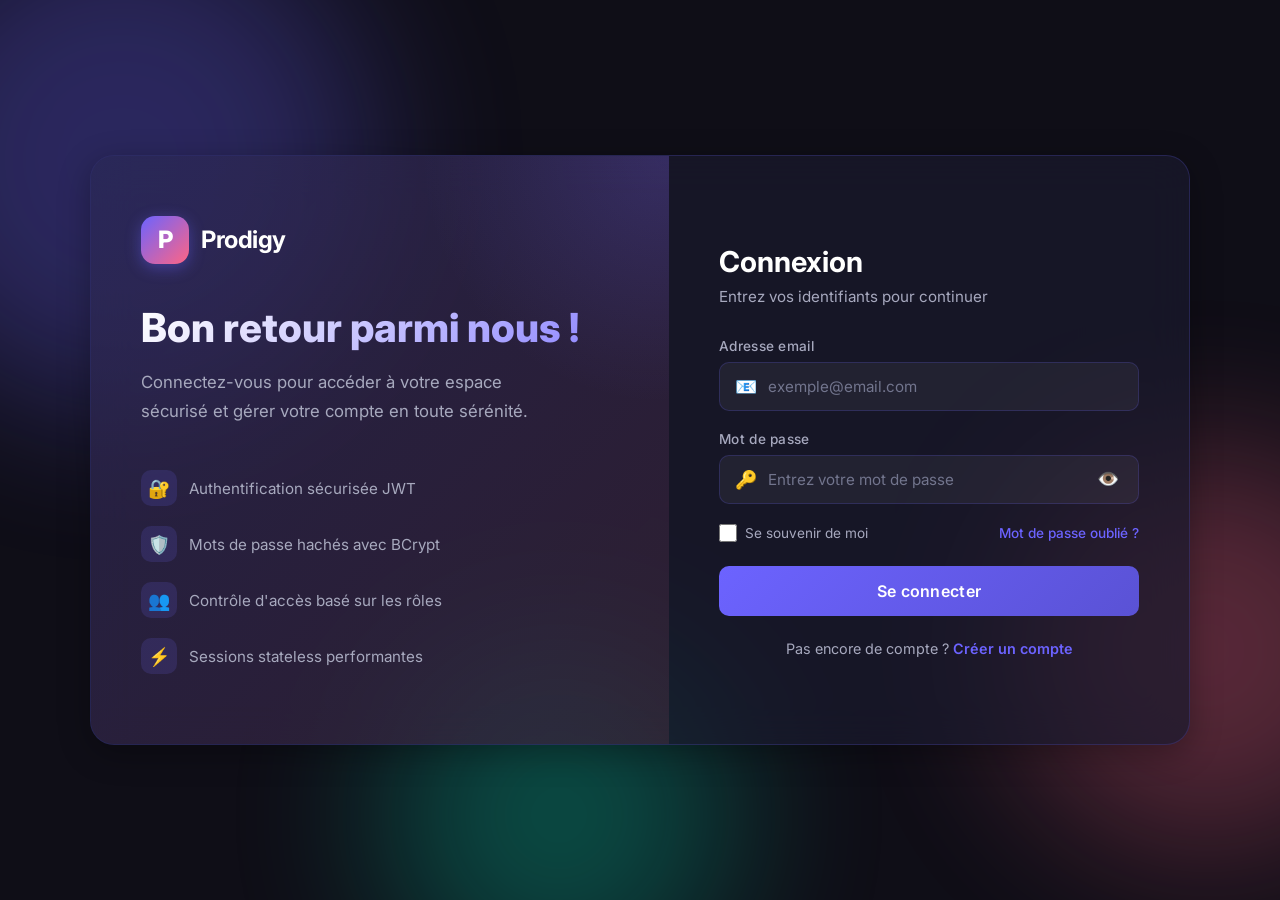
<file: frontend/index.html>
<!DOCTYPE html>
<html lang="fr">
<head>
    <meta charset="UTF-8">
    <meta name="viewport" content="width=device-width, initial-scale=1.0">
    <title>Prodigy Auth</title>
    <link rel="stylesheet" href="css/style.css">
    <script>window.location.href = 'login.html';</script>
</head>
<body></body>
</html>
</file>
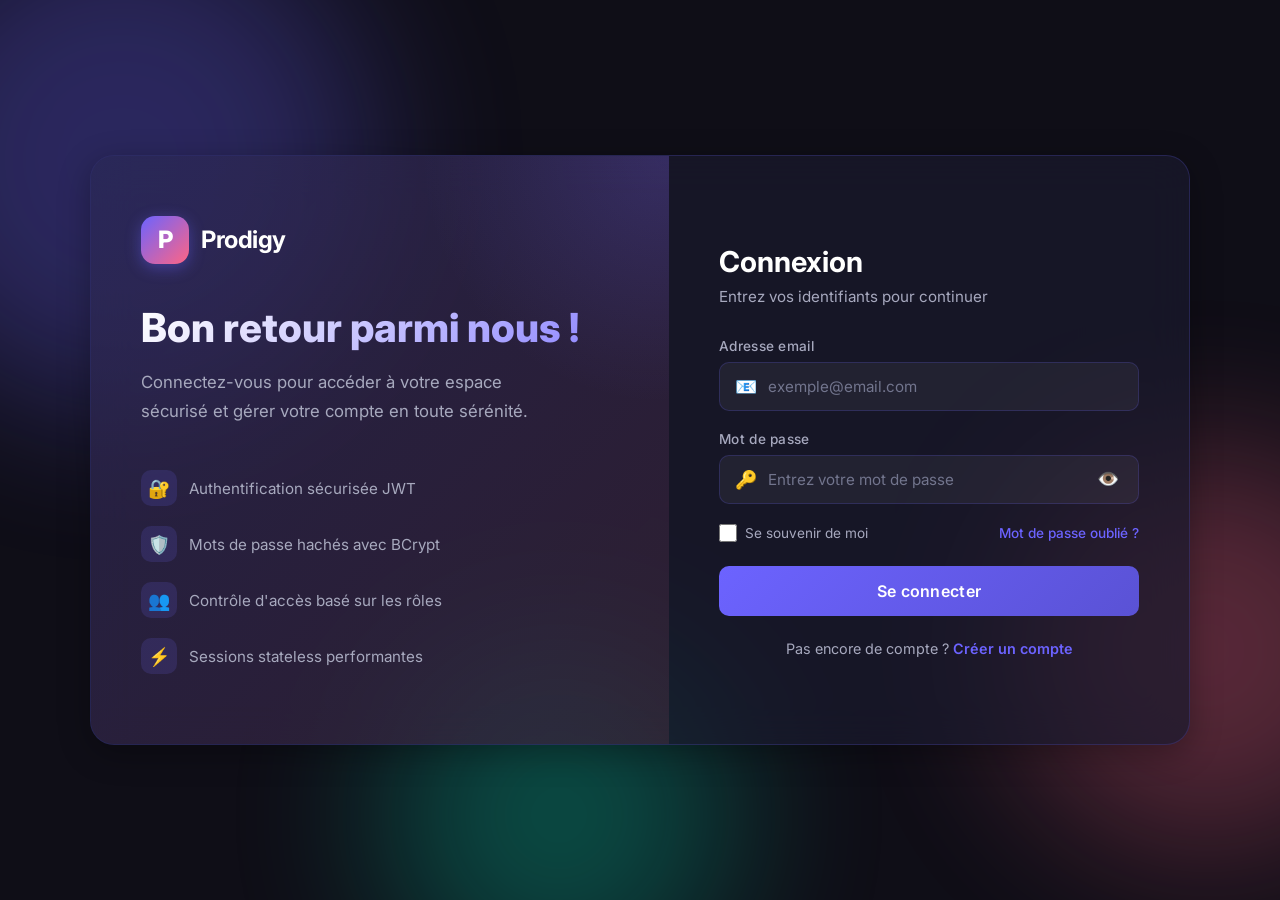
<file: frontend/dashboard.html>
<!DOCTYPE html>
<html lang="fr">
<head>
    <meta charset="UTF-8">
    <meta name="viewport" content="width=device-width, initial-scale=1.0">
    <meta name="description" content="Tableau de bord Prodigy - Espace sécurisé">
    <title>Dashboard | Prodigy Auth</title>
    <link rel="stylesheet" href="css/style.css">
</head>
<body>
    <div class="bg-animation">
        <div class="orb"></div><div class="orb"></div><div class="orb"></div>
    </div>

    <div class="dashboard-wrapper">
        <!-- NAVIGATION -->
        <nav class="dashboard-nav">
            <div class="nav-brand">
                <div class="logo-icon">P</div>
                <span>Prodigy</span>
            </div>
            <div class="nav-user">
                <div class="user-info">
                    <div class="user-name" id="navUserName">—</div>
                    <div class="user-role" id="navUserRole">—</div>
                </div>
                <div class="avatar" id="navAvatar">?</div>
                <button class="btn-logout" id="logoutBtn" onclick="logout()">🚪 Déconnexion</button>
            </div>
        </nav>

        <!-- CONTENT -->
        <div class="dashboard-content">
            <!-- Welcome -->
            <div class="welcome-section">
                <h1 id="welcomeTitle">Bienvenue !</h1>
                <p id="welcomeSubtitle">Votre espace sécurisé est prêt.</p>
            </div>

            <!-- Stats -->
            <div class="stats-grid">
                <div class="stat-card">
                    <div class="stat-icon">🔐</div>
                    <div class="stat-label">Statut du compte</div>
                    <div class="stat-value" id="statStatus" style="color: var(--accent);">Actif</div>
                </div>
                <div class="stat-card">
                    <div class="stat-icon">🛡️</div>
                    <div class="stat-label">Niveau d'accès</div>
                    <div class="stat-value" id="statRole">—</div>
                </div>
                <div class="stat-card">
                    <div class="stat-icon">📅</div>
                    <div class="stat-label">Session actuelle</div>
                    <div class="stat-value" style="font-size: 1.1rem;" id="statSession">—</div>
                </div>
                <div class="stat-card">
                    <div class="stat-icon">⏱️</div>
                    <div class="stat-label">Expiration token</div>
                    <div class="stat-value" style="font-size: 1.1rem;" id="statExpiry">24h</div>
                </div>
            </div>

            <!-- Profile -->
            <div class="profile-section">
                <h2>👤 Mon Profil</h2>
                <div class="profile-grid">
                    <div class="profile-item">
                        <div class="label">Nom complet</div>
                        <div class="value" id="profileName">—</div>
                    </div>
                    <div class="profile-item">
                        <div class="label">Email</div>
                        <div class="value" id="profileEmail">—</div>
                    </div>
                    <div class="profile-item">
                        <div class="label">Téléphone</div>
                        <div class="value" id="profilePhone">—</div>
                    </div>
                    <div class="profile-item">
                        <div class="label">Rôle</div>
                        <div class="value" id="profileRole">—</div>
                    </div>
                </div>
            </div>
        </div>
    </div>

    <script src="js/auth.js"></script>
    <script>
        (function() {
            const token = sessionStorage.getItem('token');
            const user = JSON.parse(sessionStorage.getItem('user') || 'null');

            if (!token || !user) {
                window.location.href = 'login.html';
                return;
            }

            // Verify token with backend
            fetch('/api/auth/verify', {
                headers: { 'Authorization': 'Bearer ' + token }
            }).then(r => {
                if (!r.ok) { sessionStorage.clear(); window.location.href = 'login.html'; }
            }).catch(() => {});

            // Populate UI
            const fullName = (user.prenom || '') + ' ' + (user.nom || '');
            const initials = ((user.prenom || '?')[0] + (user.nom || '?')[0]).toUpperCase();
            const role = user.role || 'USER';
            const roleLower = role.toLowerCase();

            document.getElementById('navUserName').textContent = fullName;
            document.getElementById('navUserRole').textContent = role;
            document.getElementById('navAvatar').textContent = initials;
            document.getElementById('welcomeTitle').textContent = 'Bienvenue, ' + (user.prenom || 'Utilisateur') + ' !';
            document.getElementById('welcomeSubtitle').textContent = 'Connecté en tant que ' + role + '. Votre session est sécurisée.';
            document.getElementById('statRole').textContent = role;
            document.getElementById('statSession').textContent = new Date().toLocaleDateString('fr-FR', { day: 'numeric', month: 'long', year: 'numeric' });
            document.getElementById('profileName').textContent = fullName;
            document.getElementById('profileEmail').textContent = user.email || '—';
            document.getElementById('profilePhone').textContent = user.telephone || 'Non renseigné';
            document.getElementById('profileRole').innerHTML = '<span class="role-badge ' + roleLower + '">' + role + '</span>';
        })();
    </script>
</body>
</html>
</file>
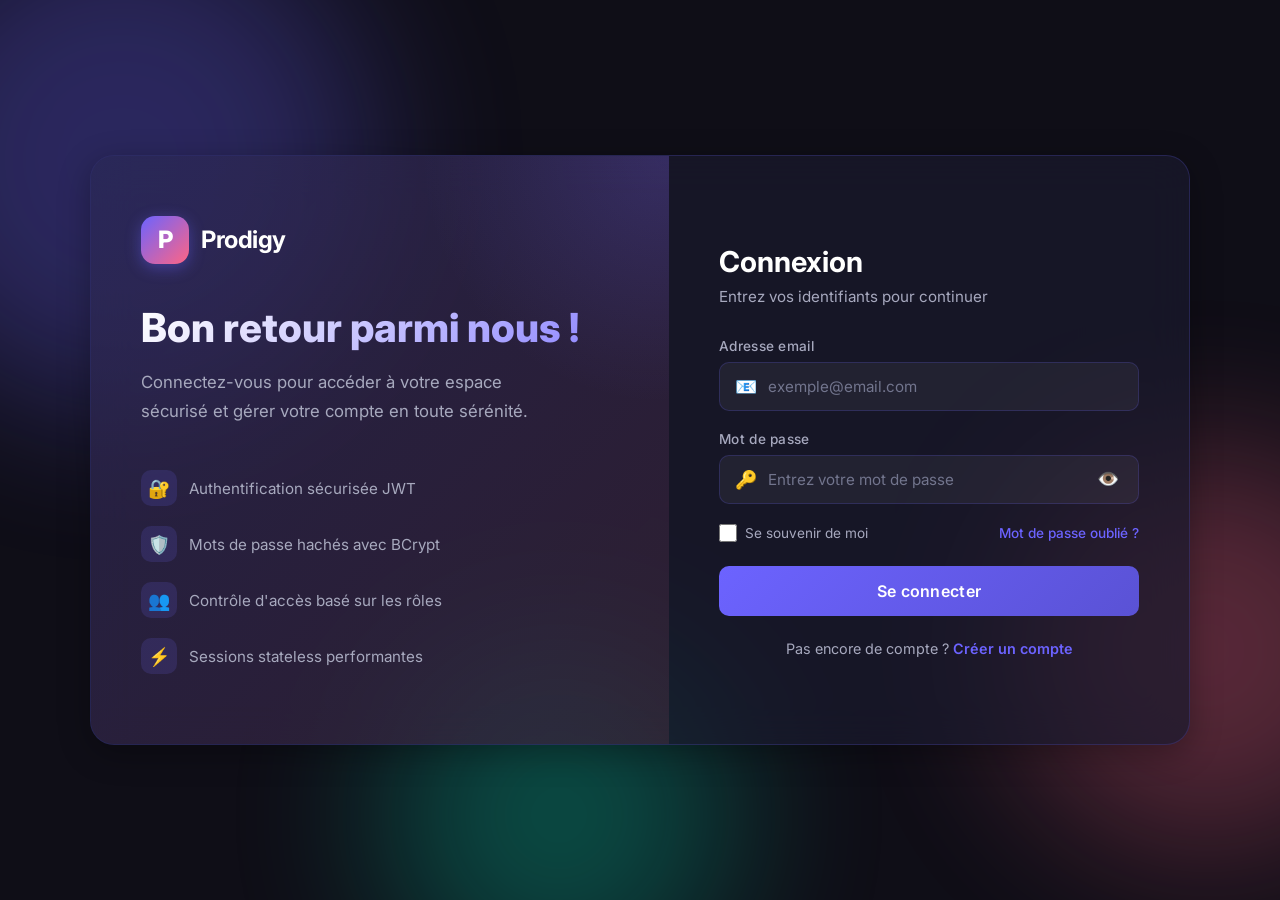
<file: frontend/login.html>
<!DOCTYPE html>
<html lang="fr">
<head>
    <meta charset="UTF-8">
    <meta name="viewport" content="width=device-width, initial-scale=1.0">
    <meta name="description" content="Connectez-vous à votre compte Prodigy - Plateforme sécurisée">
    <title>Connexion | Prodigy Auth</title>
    <link rel="stylesheet" href="css/style.css">
</head>
<body>
    <div class="bg-animation">
        <div class="orb"></div><div class="orb"></div><div class="orb"></div>
    </div>

    <div class="auth-wrapper">
        <div class="auth-container">
            <!-- LEFT: Branding -->
            <div class="auth-branding">
                <div class="brand-logo">
                    <div class="logo-icon">P</div>
                    <span>Prodigy</span>
                </div>
                <h1>Bon retour parmi nous !</h1>
                <p>Connectez-vous pour accéder à votre espace sécurisé et gérer votre compte en toute sérénité.</p>
                <ul class="features-list">
                    <li><div class="icon">🔐</div> Authentification sécurisée JWT</li>
                    <li><div class="icon">🛡️</div> Mots de passe hachés avec BCrypt</li>
                    <li><div class="icon">👥</div> Contrôle d'accès basé sur les rôles</li>
                    <li><div class="icon">⚡</div> Sessions stateless performantes</li>
                </ul>
            </div>

            <!-- RIGHT: Form -->
            <div class="auth-form-panel">
                <h2>Connexion</h2>
                <p class="subtitle">Entrez vos identifiants pour continuer</p>

                <div id="alertBox" class="alert">
                    <span class="alert-icon"></span>
                    <span class="alert-message"></span>
                </div>

                <form id="loginForm" novalidate>
                    <div class="form-group">
                        <label for="email">Adresse email</label>
                        <div class="input-wrapper">
                            <span class="input-icon">📧</span>
                            <input type="email" id="email" name="email" placeholder="exemple@email.com" required autocomplete="email">
                        </div>
                    </div>

                    <div class="form-group">
                        <label for="motDePasse">Mot de passe</label>
                        <div class="input-wrapper">
                            <span class="input-icon">🔑</span>
                            <input type="password" id="motDePasse" name="motDePasse" placeholder="Entrez votre mot de passe" required autocomplete="current-password">
                            <button type="button" class="password-toggle" onclick="togglePassword('motDePasse', this)">👁️</button>
                        </div>
                    </div>

                    <div class="form-options">
                        <label><input type="checkbox" id="remember"> Se souvenir de moi</label>
                        <a href="#">Mot de passe oublié ?</a>
                    </div>

                    <button type="submit" class="btn-primary" id="submitBtn">
                        Se connecter
                    </button>
                </form>

                <div class="auth-link">
                    Pas encore de compte ? <a href="register.html">Créer un compte</a>
                </div>
            </div>
        </div>
    </div>

    <script src="js/auth.js"></script>
    <script>
        document.getElementById('loginForm').addEventListener('submit', async (e) => {
            e.preventDefault();
            const btn = document.getElementById('submitBtn');
            const email = document.getElementById('email').value.trim();
            const motDePasse = document.getElementById('motDePasse').value;

            if (!email || !motDePasse) {
                showAlert('Veuillez remplir tous les champs', 'error');
                return;
            }

            btn.disabled = true;
            btn.innerHTML = '<span class="spinner"></span> Connexion...';

            try {
                const res = await fetch('/api/auth/login', {
                    method: 'POST',
                    headers: { 'Content-Type': 'application/json' },
                    body: JSON.stringify({ email, motDePasse })
                });
                const data = await res.json();

                if (data.success) {
                    const userData = data.data;
                    sessionStorage.setItem('token', userData.token);
                    sessionStorage.setItem('user', JSON.stringify(userData));
                    showAlert('Connexion réussie ! Redirection...', 'success');
                    setTimeout(() => window.location.href = 'dashboard.html', 1000);
                } else {
                    showAlert(data.message || 'Identifiants incorrects', 'error');
                }
            } catch (err) {
                showAlert('Erreur de connexion au serveur', 'error');
            } finally {
                btn.disabled = false;
                btn.innerHTML = 'Se connecter';
            }
        });
    </script>
</body>
</html>
</file>
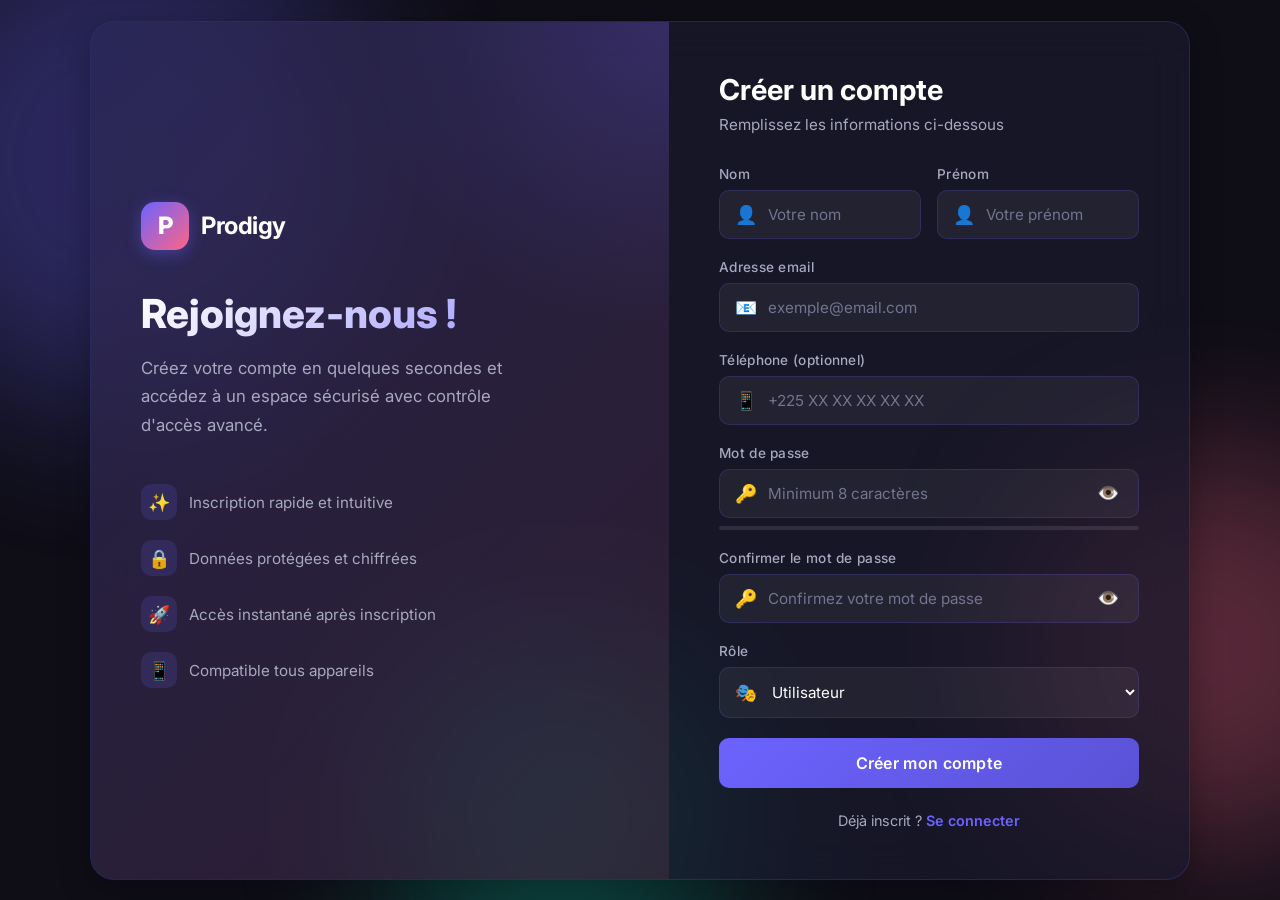
<file: frontend/register.html>
<!DOCTYPE html>
<html lang="fr">
<head>
    <meta charset="UTF-8">
    <meta name="viewport" content="width=device-width, initial-scale=1.0">
    <meta name="description" content="Créez votre compte Prodigy - Inscription sécurisée">
    <title>Inscription | Prodigy Auth</title>
    <link rel="stylesheet" href="css/style.css">
</head>
<body>
    <div class="bg-animation">
        <div class="orb"></div><div class="orb"></div><div class="orb"></div>
    </div>

    <div class="auth-wrapper">
        <div class="auth-container">
            <div class="auth-branding">
                <div class="brand-logo">
                    <div class="logo-icon">P</div>
                    <span>Prodigy</span>
                </div>
                <h1>Rejoignez-nous !</h1>
                <p>Créez votre compte en quelques secondes et accédez à un espace sécurisé avec contrôle d'accès avancé.</p>
                <ul class="features-list">
                    <li><div class="icon">✨</div> Inscription rapide et intuitive</li>
                    <li><div class="icon">🔒</div> Données protégées et chiffrées</li>
                    <li><div class="icon">🚀</div> Accès instantané après inscription</li>
                    <li><div class="icon">📱</div> Compatible tous appareils</li>
                </ul>
            </div>

            <div class="auth-form-panel">
                <h2>Créer un compte</h2>
                <p class="subtitle">Remplissez les informations ci-dessous</p>

                <div id="alertBox" class="alert">
                    <span class="alert-icon"></span>
                    <span class="alert-message"></span>
                </div>

                <form id="registerForm" novalidate>
                    <div class="form-row">
                        <div class="form-group">
                            <label for="nom">Nom</label>
                            <div class="input-wrapper">
                                <span class="input-icon">👤</span>
                                <input type="text" id="nom" name="nom" placeholder="Votre nom" required>
                            </div>
                        </div>
                        <div class="form-group">
                            <label for="prenom">Prénom</label>
                            <div class="input-wrapper">
                                <span class="input-icon">👤</span>
                                <input type="text" id="prenom" name="prenom" placeholder="Votre prénom" required>
                            </div>
                        </div>
                    </div>

                    <div class="form-group">
                        <label for="email">Adresse email</label>
                        <div class="input-wrapper">
                            <span class="input-icon">📧</span>
                            <input type="email" id="email" name="email" placeholder="exemple@email.com" required autocomplete="email">
                        </div>
                    </div>

                    <div class="form-group">
                        <label for="telephone">Téléphone (optionnel)</label>
                        <div class="input-wrapper">
                            <span class="input-icon">📱</span>
                            <input type="tel" id="telephone" name="telephone" placeholder="+225 XX XX XX XX XX">
                        </div>
                    </div>

                    <div class="form-group">
                        <label for="motDePasse">Mot de passe</label>
                        <div class="input-wrapper">
                            <span class="input-icon">🔑</span>
                            <input type="password" id="motDePasse" name="motDePasse" placeholder="Minimum 8 caractères" required minlength="8" autocomplete="new-password">
                            <button type="button" class="password-toggle" onclick="togglePassword('motDePasse', this)">👁️</button>
                        </div>
                        <div class="password-strength">
                            <div class="strength-bar"><div class="bar" id="strengthBar"></div></div>
                            <span class="strength-text" id="strengthText"></span>
                        </div>
                    </div>

                    <div class="form-group">
                        <label for="confirmMotDePasse">Confirmer le mot de passe</label>
                        <div class="input-wrapper">
                            <span class="input-icon">🔑</span>
                            <input type="password" id="confirmMotDePasse" name="confirmMotDePasse" placeholder="Confirmez votre mot de passe" required autocomplete="new-password">
                            <button type="button" class="password-toggle" onclick="togglePassword('confirmMotDePasse', this)">👁️</button>
                        </div>
                    </div>

                    <div class="form-group">
                        <label for="role">Rôle</label>
                        <div class="input-wrapper">
                            <span class="input-icon">🎭</span>
                            <select id="role" name="role" style="padding-left: 48px;">
                                <option value="USER">Utilisateur</option>
                                <option value="MODERATOR">Modérateur</option>
                                <option value="ADMIN">Administrateur</option>
                            </select>
                        </div>
                    </div>

                    <button type="submit" class="btn-primary" id="submitBtn">
                        Créer mon compte
                    </button>
                </form>

                <div class="auth-link">
                    Déjà inscrit ? <a href="login.html">Se connecter</a>
                </div>
            </div>
        </div>
    </div>

    <script src="js/auth.js"></script>
    <script>
        // Password strength indicator
        document.getElementById('motDePasse').addEventListener('input', function() {
            const val = this.value;
            const bar = document.getElementById('strengthBar');
            const text = document.getElementById('strengthText');
            let strength = 0, label = '', color = '';

            if (val.length >= 8) strength++;
            if (val.length >= 12) strength++;
            if (/[A-Z]/.test(val)) strength++;
            if (/[0-9]/.test(val)) strength++;
            if (/[^A-Za-z0-9]/.test(val)) strength++;

            if (val.length === 0) { label = ''; bar.style.width = '0%'; bar.style.background = 'transparent'; }
            else if (strength <= 1) { label = 'Faible'; color = '#FF6584'; bar.style.width = '20%'; }
            else if (strength <= 2) { label = 'Moyen'; color = '#FFB74D'; bar.style.width = '40%'; }
            else if (strength <= 3) { label = 'Bon'; color = '#4FC3F7'; bar.style.width = '60%'; }
            else if (strength <= 4) { label = 'Fort'; color = '#81C784'; bar.style.width = '80%'; }
            else { label = 'Excellent'; color = '#00D4AA'; bar.style.width = '100%'; }

            bar.style.background = color;
            text.textContent = label;
            text.style.color = color;
        });

        document.getElementById('registerForm').addEventListener('submit', async (e) => {
            e.preventDefault();
            const btn = document.getElementById('submitBtn');
            const nom = document.getElementById('nom').value.trim();
            const prenom = document.getElementById('prenom').value.trim();
            const email = document.getElementById('email').value.trim();
            const telephone = document.getElementById('telephone').value.trim();
            const motDePasse = document.getElementById('motDePasse').value;
            const confirmMotDePasse = document.getElementById('confirmMotDePasse').value;
            const role = document.getElementById('role').value;

            if (!nom || !prenom || !email || !motDePasse) {
                showAlert('Veuillez remplir tous les champs obligatoires', 'error');
                return;
            }
            if (motDePasse.length < 8) {
                showAlert('Le mot de passe doit contenir au moins 8 caractères', 'error');
                return;
            }
            if (motDePasse !== confirmMotDePasse) {
                showAlert('Les mots de passe ne correspondent pas', 'error');
                return;
            }

            btn.disabled = true;
            btn.innerHTML = '<span class="spinner"></span> Création...';

            try {
                const res = await fetch('/api/auth/register', {
                    method: 'POST',
                    headers: { 'Content-Type': 'application/json' },
                    body: JSON.stringify({ nom, prenom, email, telephone, motDePasse, role })
                });
                const data = await res.json();

                if (data.success) {
                    showAlert('Compte créé avec succès ! Redirection...', 'success');
                    setTimeout(() => window.location.href = 'login.html', 1500);
                } else {
                    showAlert(data.message || 'Erreur lors de la création du compte', 'error');
                }
            } catch (err) {
                showAlert('Erreur de connexion au serveur', 'error');
            } finally {
                btn.disabled = false;
                btn.innerHTML = 'Créer mon compte';
            }
        });
    </script>
</body>
</html>
</file>
<file: frontend/css/style.css>
@import url('https://fonts.googleapis.com/css2?family=Inter:wght@300;400;500;600;700;800&display=swap');

:root {
    --primary: #6C63FF;
    --primary-dark: #5A52D5;
    --primary-light: #8B83FF;
    --secondary: #FF6584;
    --accent: #00D4AA;
    --bg-dark: #0F0E17;
    --bg-card: #1A1A2E;
    --bg-card-hover: #222240;
    --surface: #16213E;
    --text-primary: #FFFFFE;
    --text-secondary: #A7A9BE;
    --text-muted: #72758D;
    --border: rgba(108, 99, 255, 0.2);
    --shadow: 0 8px 32px rgba(0, 0, 0, 0.3);
    --shadow-glow: 0 0 40px rgba(108, 99, 255, 0.15);
    --radius: 16px;
    --radius-sm: 10px;
    --transition: all 0.3s cubic-bezier(0.4, 0, 0.2, 1);
}

* { margin: 0; padding: 0; box-sizing: border-box; }

body {
    font-family: 'Inter', sans-serif;
    background: var(--bg-dark);
    color: var(--text-primary);
    min-height: 100vh;
    overflow-x: hidden;
}

/* ===== ANIMATED BACKGROUND ===== */
.bg-animation {
    position: fixed; top: 0; left: 0; width: 100%; height: 100%;
    z-index: 0; overflow: hidden; pointer-events: none;
}
.bg-animation .orb {
    position: absolute; border-radius: 50%; filter: blur(80px); opacity: 0.3;
    animation: float 20s ease-in-out infinite;
}
.bg-animation .orb:nth-child(1) {
    width: 500px; height: 500px; background: var(--primary);
    top: -10%; left: -10%; animation-delay: 0s;
}
.bg-animation .orb:nth-child(2) {
    width: 400px; height: 400px; background: var(--secondary);
    top: 50%; right: -10%; animation-delay: -7s;
}
.bg-animation .orb:nth-child(3) {
    width: 350px; height: 350px; background: var(--accent);
    bottom: -10%; left: 30%; animation-delay: -14s;
}
@keyframes float {
    0%, 100% { transform: translate(0, 0) scale(1); }
    33% { transform: translate(50px, -50px) scale(1.1); }
    66% { transform: translate(-30px, 30px) scale(0.9); }
}

/* ===== AUTH CONTAINER ===== */
.auth-wrapper {
    position: relative; z-index: 1; display: flex;
    min-height: 100vh; align-items: center; justify-content: center;
    padding: 20px;
}
.auth-container {
    display: flex; width: 100%; max-width: 1100px;
    background: rgba(26, 26, 46, 0.7); backdrop-filter: blur(20px);
    border: 1px solid var(--border); border-radius: 24px;
    box-shadow: var(--shadow); overflow: hidden;
    animation: slideUp 0.6s ease-out;
}
@keyframes slideUp {
    from { opacity: 0; transform: translateY(30px); }
    to { opacity: 1; transform: translateY(0); }
}

/* ===== LEFT PANEL (BRANDING) ===== */
.auth-branding {
    flex: 1; padding: 60px 50px; display: flex; flex-direction: column;
    justify-content: center; position: relative; overflow: hidden;
    background: linear-gradient(135deg, rgba(108,99,255,0.15), rgba(255,101,132,0.1));
}
.auth-branding::before {
    content: ''; position: absolute; top: -50%; right: -50%;
    width: 100%; height: 100%; border-radius: 50%;
    background: radial-gradient(circle, rgba(108,99,255,0.2), transparent 60%);
}
.brand-logo {
    display: flex; align-items: center; gap: 12px; margin-bottom: 40px;
    position: relative; z-index: 1;
}
.brand-logo .logo-icon {
    width: 48px; height: 48px; background: linear-gradient(135deg, var(--primary), var(--secondary));
    border-radius: 14px; display: flex; align-items: center; justify-content: center;
    font-size: 24px; font-weight: 800; color: white;
    box-shadow: 0 4px 15px rgba(108,99,255,0.4);
}
.brand-logo span { font-size: 24px; font-weight: 700; letter-spacing: -0.5px; }
.auth-branding h1 {
    font-size: 2.5rem; font-weight: 800; line-height: 1.2;
    margin-bottom: 16px; position: relative; z-index: 1;
    background: linear-gradient(135deg, var(--text-primary), var(--primary-light));
    -webkit-background-clip: text; -webkit-text-fill-color: transparent;
}
.auth-branding p {
    font-size: 1.05rem; color: var(--text-secondary); line-height: 1.7;
    position: relative; z-index: 1; max-width: 400px;
}
.features-list {
    list-style: none; margin-top: 35px; position: relative; z-index: 1;
}
.features-list li {
    display: flex; align-items: center; gap: 12px; padding: 10px 0;
    color: var(--text-secondary); font-size: 0.95rem;
}
.features-list li .icon {
    width: 36px; height: 36px; border-radius: 10px; display: flex;
    align-items: center; justify-content: center; font-size: 18px;
    background: rgba(108,99,255,0.15); flex-shrink: 0;
}

/* ===== RIGHT PANEL (FORM) ===== */
.auth-form-panel {
    flex: 1; padding: 50px; display: flex; flex-direction: column;
    justify-content: center; max-width: 520px;
}
.auth-form-panel h2 {
    font-size: 1.8rem; font-weight: 700; margin-bottom: 8px;
}
.auth-form-panel .subtitle {
    color: var(--text-secondary); font-size: 0.95rem; margin-bottom: 32px;
}

/* ===== FORM ELEMENTS ===== */
.form-group { margin-bottom: 20px; position: relative; }
.form-group label {
    display: block; font-size: 0.85rem; font-weight: 500;
    color: var(--text-secondary); margin-bottom: 8px; letter-spacing: 0.3px;
}
.form-group .input-wrapper {
    position: relative; display: flex; align-items: center;
}
.form-group .input-icon {
    position: absolute; left: 16px; font-size: 18px;
    color: var(--text-muted); pointer-events: none; transition: var(--transition);
}
.form-group input, .form-group select {
    width: 100%; padding: 14px 16px 14px 48px;
    background: rgba(255,255,255,0.05); border: 1.5px solid var(--border);
    border-radius: var(--radius-sm); color: var(--text-primary);
    font-size: 0.95rem; font-family: 'Inter', sans-serif;
    transition: var(--transition); outline: none;
}
.form-group input::placeholder { color: var(--text-muted); }
.form-group input:focus, .form-group select:focus {
    border-color: var(--primary); background: rgba(108,99,255,0.08);
    box-shadow: 0 0 0 4px rgba(108,99,255,0.1);
}
.form-group input:focus ~ .input-icon { color: var(--primary); }
.form-group select option { background: var(--bg-card); color: var(--text-primary); }

.password-toggle {
    position: absolute; right: 16px; background: none; border: none;
    color: var(--text-muted); cursor: pointer; font-size: 18px;
    transition: var(--transition); padding: 4px;
}
.password-toggle:hover { color: var(--primary); }

.form-row { display: flex; gap: 16px; }
.form-row .form-group { flex: 1; }

.form-options {
    display: flex; justify-content: space-between; align-items: center;
    margin-bottom: 24px; font-size: 0.85rem;
}
.form-options label { display: flex; align-items: center; gap: 8px; cursor: pointer; color: var(--text-secondary); margin-bottom: 0; }
.form-options input[type="checkbox"] {
    width: 18px; height: 18px; accent-color: var(--primary); cursor: pointer;
}
.form-options a { color: var(--primary); text-decoration: none; font-weight: 500; }
.form-options a:hover { text-decoration: underline; }

/* ===== BUTTONS ===== */
.btn-primary {
    width: 100%; padding: 15px; border: none; border-radius: var(--radius-sm);
    background: linear-gradient(135deg, var(--primary), var(--primary-dark));
    color: white; font-size: 1rem; font-weight: 600; font-family: 'Inter', sans-serif;
    cursor: pointer; transition: var(--transition); position: relative; overflow: hidden;
    letter-spacing: 0.3px;
}
.btn-primary::before {
    content: ''; position: absolute; top: 0; left: -100%; width: 100%; height: 100%;
    background: linear-gradient(90deg, transparent, rgba(255,255,255,0.15), transparent);
    transition: left 0.5s;
}
.btn-primary:hover { transform: translateY(-2px); box-shadow: 0 8px 25px rgba(108,99,255,0.4); }
.btn-primary:hover::before { left: 100%; }
.btn-primary:active { transform: translateY(0); }
.btn-primary:disabled {
    opacity: 0.6; cursor: not-allowed; transform: none !important;
    box-shadow: none !important;
}
.btn-primary .spinner {
    display: inline-block; width: 20px; height: 20px;
    border: 2px solid rgba(255,255,255,0.3); border-top-color: white;
    border-radius: 50%; animation: spin 0.6s linear infinite; margin-right: 8px;
    vertical-align: middle;
}
@keyframes spin { to { transform: rotate(360deg); } }

/* ===== DIVIDER ===== */
.divider {
    display: flex; align-items: center; margin: 24px 0; gap: 16px;
}
.divider::before, .divider::after {
    content: ''; flex: 1; height: 1px;
    background: linear-gradient(90deg, transparent, var(--border), transparent);
}
.divider span { color: var(--text-muted); font-size: 0.85rem; white-space: nowrap; }

/* ===== LINK ===== */
.auth-link {
    text-align: center; margin-top: 24px; font-size: 0.9rem; color: var(--text-secondary);
}
.auth-link a {
    color: var(--primary); text-decoration: none; font-weight: 600;
    transition: var(--transition);
}
.auth-link a:hover { color: var(--primary-light); text-decoration: underline; }

/* ===== ALERTS ===== */
.alert {
    padding: 14px 18px; border-radius: var(--radius-sm); margin-bottom: 20px;
    font-size: 0.9rem; display: none; align-items: center; gap: 10px;
    animation: fadeIn 0.3s ease-out;
}
.alert.show { display: flex; }
@keyframes fadeIn { from { opacity: 0; transform: translateY(-10px); } to { opacity: 1; transform: translateY(0); } }
.alert-success {
    background: rgba(0,212,170,0.1); border: 1px solid rgba(0,212,170,0.3);
    color: var(--accent);
}
.alert-error {
    background: rgba(255,101,132,0.1); border: 1px solid rgba(255,101,132,0.3);
    color: var(--secondary);
}
.alert .alert-icon { font-size: 20px; flex-shrink: 0; }

/* ===== PASSWORD STRENGTH ===== */
.password-strength { margin-top: 8px; }
.strength-bar {
    height: 4px; border-radius: 2px; background: rgba(255,255,255,0.1);
    overflow: hidden; margin-bottom: 6px;
}
.strength-bar .bar {
    height: 100%; border-radius: 2px; transition: all 0.4s ease; width: 0%;
}
.strength-text { font-size: 0.75rem; color: var(--text-muted); }

/* ===== DASHBOARD ===== */
.dashboard-wrapper {
    position: relative; z-index: 1; min-height: 100vh; padding: 0;
}
.dashboard-nav {
    display: flex; align-items: center; justify-content: space-between;
    padding: 16px 40px; background: rgba(26,26,46,0.8);
    backdrop-filter: blur(20px); border-bottom: 1px solid var(--border);
    position: sticky; top: 0; z-index: 100;
}
.dashboard-nav .nav-brand { display: flex; align-items: center; gap: 12px; }
.dashboard-nav .nav-brand .logo-icon {
    width: 40px; height: 40px; background: linear-gradient(135deg, var(--primary), var(--secondary));
    border-radius: 12px; display: flex; align-items: center; justify-content: center;
    font-weight: 800; font-size: 18px; color: white;
}
.dashboard-nav .nav-brand span { font-size: 1.2rem; font-weight: 700; }
.nav-user { display: flex; align-items: center; gap: 16px; }
.nav-user .user-info { text-align: right; }
.nav-user .user-name { font-weight: 600; font-size: 0.95rem; }
.nav-user .user-role {
    font-size: 0.75rem; color: var(--primary-light); text-transform: uppercase;
    letter-spacing: 1px; font-weight: 500;
}
.nav-user .avatar {
    width: 42px; height: 42px; border-radius: 12px;
    background: linear-gradient(135deg, var(--primary), var(--accent));
    display: flex; align-items: center; justify-content: center;
    font-weight: 700; font-size: 1.1rem; color: white;
}
.btn-logout {
    padding: 10px 20px; background: rgba(255,101,132,0.15);
    border: 1px solid rgba(255,101,132,0.3); border-radius: var(--radius-sm);
    color: var(--secondary); font-size: 0.85rem; font-weight: 500;
    cursor: pointer; transition: var(--transition); font-family: 'Inter', sans-serif;
}
.btn-logout:hover { background: rgba(255,101,132,0.25); transform: translateY(-1px); }

.dashboard-content { padding: 40px; max-width: 1200px; margin: 0 auto; }
.welcome-section {
    background: linear-gradient(135deg, rgba(108,99,255,0.15), rgba(0,212,170,0.1));
    border: 1px solid var(--border); border-radius: var(--radius);
    padding: 40px; margin-bottom: 32px; position: relative; overflow: hidden;
}
.welcome-section::after {
    content: '🛡️'; position: absolute; right: 40px; top: 50%; transform: translateY(-50%);
    font-size: 80px; opacity: 0.15;
}
.welcome-section h1 { font-size: 2rem; font-weight: 800; margin-bottom: 8px; }
.welcome-section p { color: var(--text-secondary); font-size: 1rem; }

.stats-grid {
    display: grid; grid-template-columns: repeat(auto-fit, minmax(260px, 1fr));
    gap: 20px; margin-bottom: 32px;
}
.stat-card {
    background: rgba(26,26,46,0.7); backdrop-filter: blur(10px);
    border: 1px solid var(--border); border-radius: var(--radius);
    padding: 28px; transition: var(--transition); position: relative; overflow: hidden;
}
.stat-card:hover { transform: translateY(-4px); border-color: var(--primary); box-shadow: var(--shadow-glow); }
.stat-card .stat-icon {
    width: 52px; height: 52px; border-radius: 14px;
    display: flex; align-items: center; justify-content: center;
    font-size: 24px; margin-bottom: 16px;
}
.stat-card:nth-child(1) .stat-icon { background: rgba(108,99,255,0.15); }
.stat-card:nth-child(2) .stat-icon { background: rgba(0,212,170,0.15); }
.stat-card:nth-child(3) .stat-icon { background: rgba(255,101,132,0.15); }
.stat-card:nth-child(4) .stat-icon { background: rgba(255,183,77,0.15); }
.stat-card .stat-label { font-size: 0.85rem; color: var(--text-muted); margin-bottom: 6px; }
.stat-card .stat-value { font-size: 1.6rem; font-weight: 700; }

.profile-section {
    background: rgba(26,26,46,0.7); backdrop-filter: blur(10px);
    border: 1px solid var(--border); border-radius: var(--radius); padding: 32px;
}
.profile-section h2 { font-size: 1.3rem; font-weight: 700; margin-bottom: 24px; display: flex; align-items: center; gap: 10px; }
.profile-grid { display: grid; grid-template-columns: repeat(auto-fit, minmax(250px, 1fr)); gap: 20px; }
.profile-item { padding: 16px; background: rgba(255,255,255,0.03); border-radius: var(--radius-sm); border: 1px solid rgba(255,255,255,0.05); }
.profile-item .label { font-size: 0.8rem; color: var(--text-muted); text-transform: uppercase; letter-spacing: 0.8px; margin-bottom: 6px; }
.profile-item .value { font-size: 1rem; font-weight: 500; color: var(--text-primary); }
.role-badge {
    display: inline-flex; padding: 4px 14px; border-radius: 20px;
    font-size: 0.8rem; font-weight: 600; text-transform: uppercase; letter-spacing: 0.5px;
}
.role-badge.admin { background: rgba(255,101,132,0.15); color: var(--secondary); }
.role-badge.moderator { background: rgba(255,183,77,0.15); color: #FFB74D; }
.role-badge.user { background: rgba(108,99,255,0.15); color: var(--primary-light); }

/* ===== RESPONSIVE ===== */
@media (max-width: 900px) {
    .auth-container { flex-direction: column; max-width: 500px; }
    .auth-branding { padding: 40px 30px; }
    .auth-branding h1 { font-size: 1.8rem; }
    .features-list { display: none; }
    .auth-form-panel { padding: 30px; max-width: 100%; }
    .form-row { flex-direction: column; gap: 0; }
    .dashboard-nav { padding: 12px 20px; flex-wrap: wrap; gap: 12px; }
    .dashboard-content { padding: 20px; }
    .welcome-section { padding: 24px; }
    .welcome-section::after { display: none; }
}
@media (max-width: 480px) {
    .auth-form-panel { padding: 24px 20px; }
    .auth-branding { padding: 30px 20px; }
    .stats-grid { grid-template-columns: 1fr; }
}
</file>
